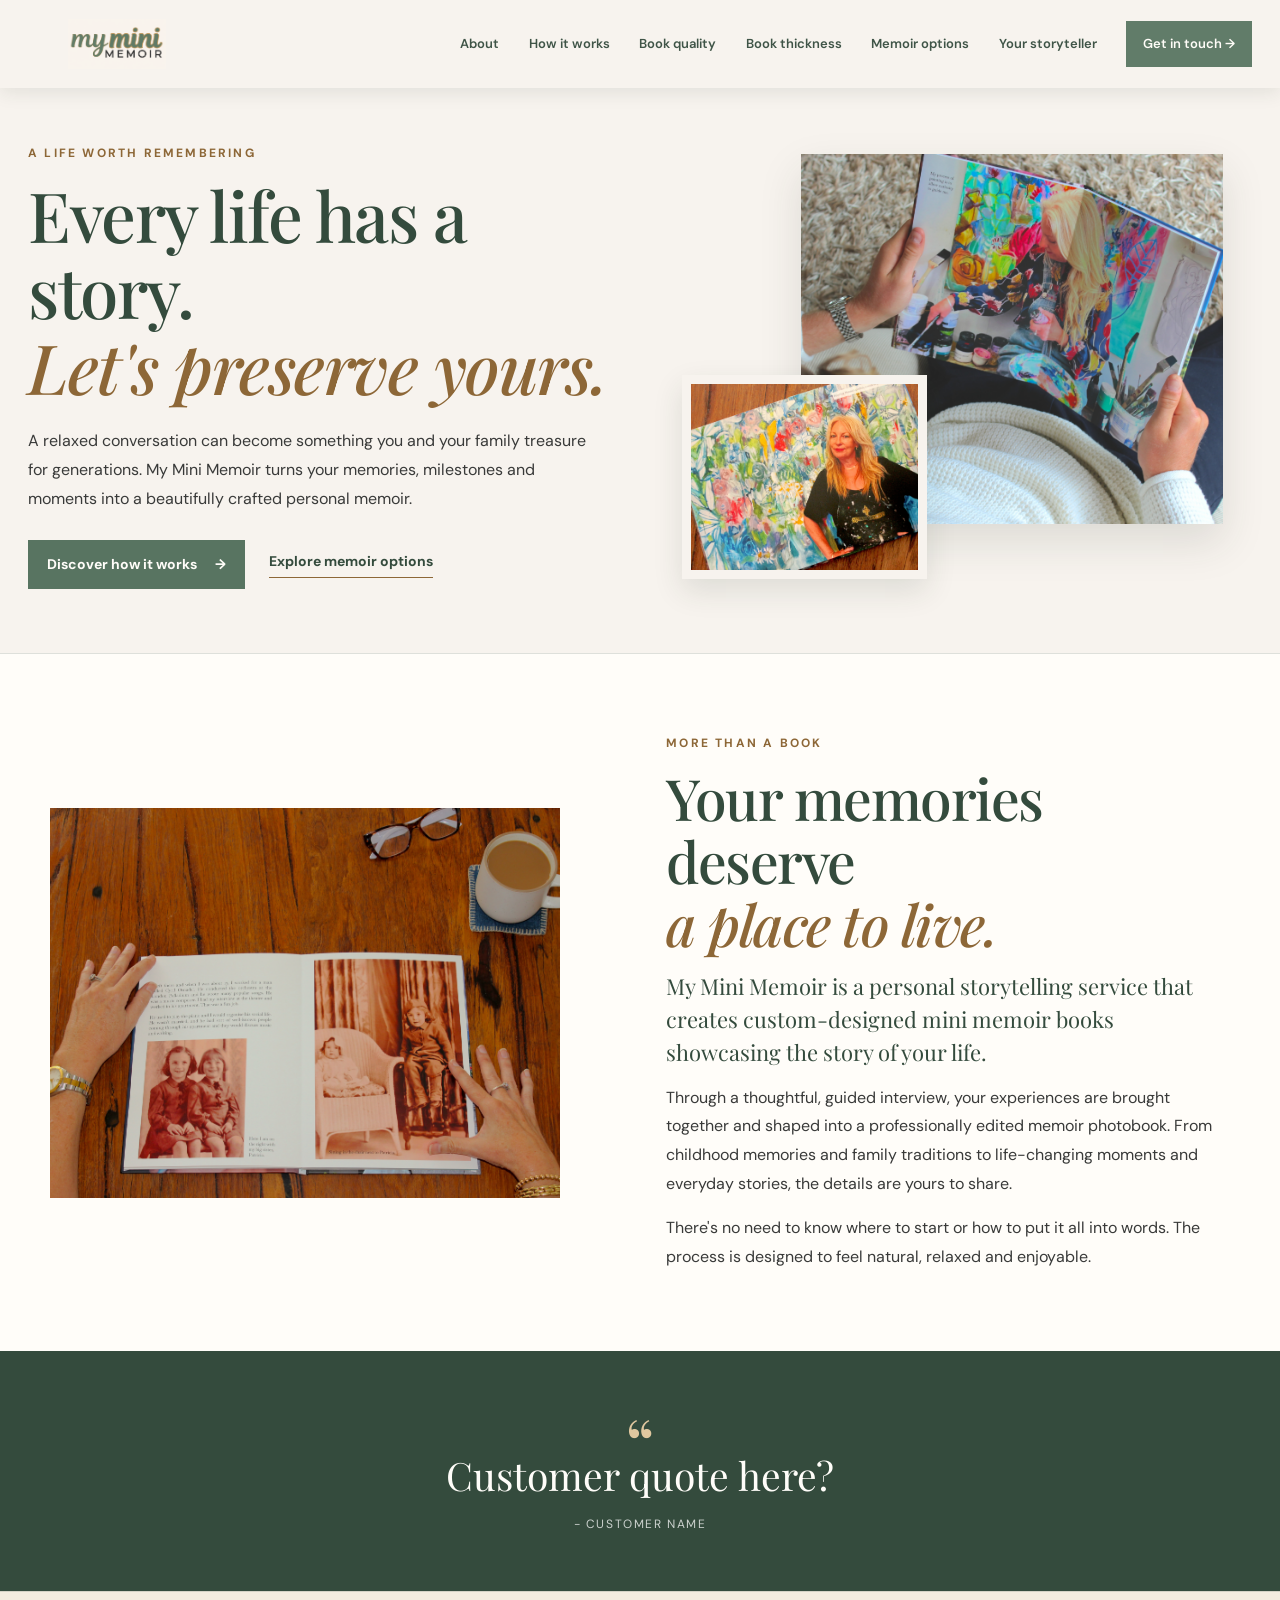
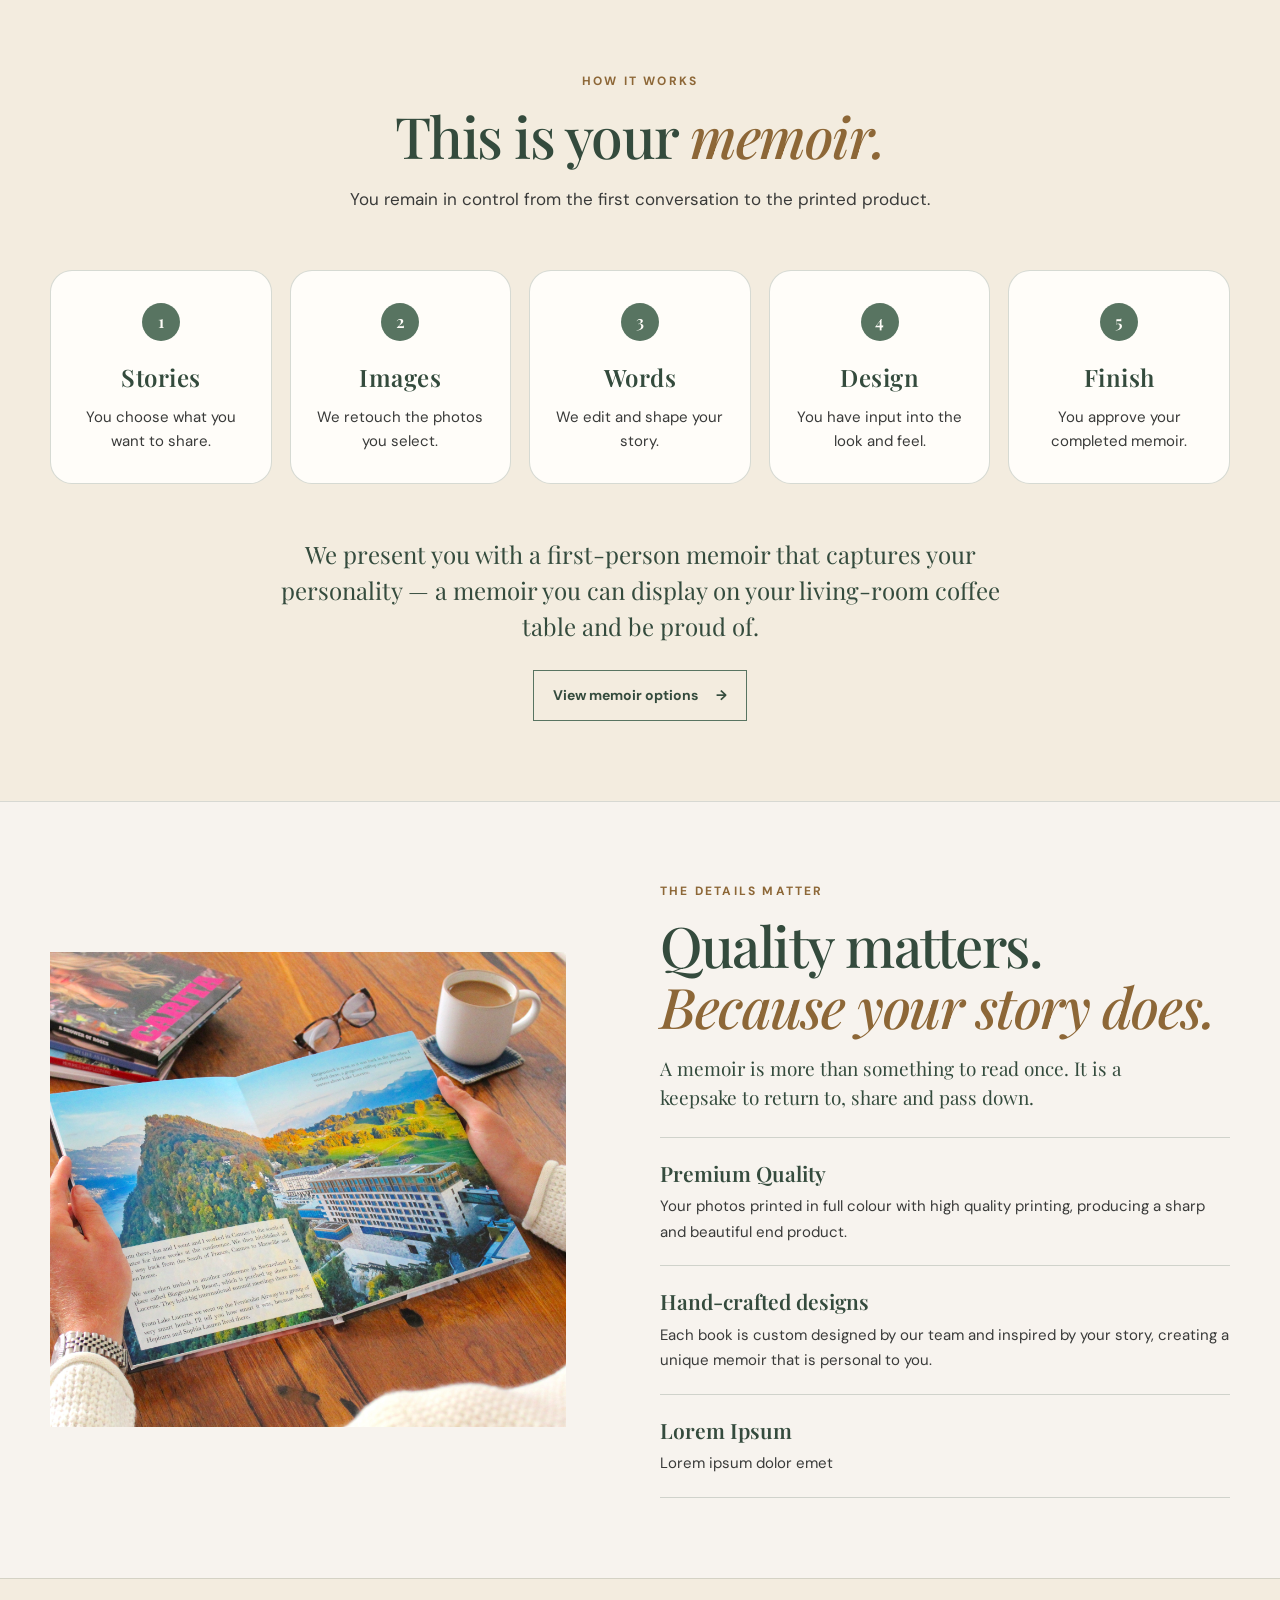
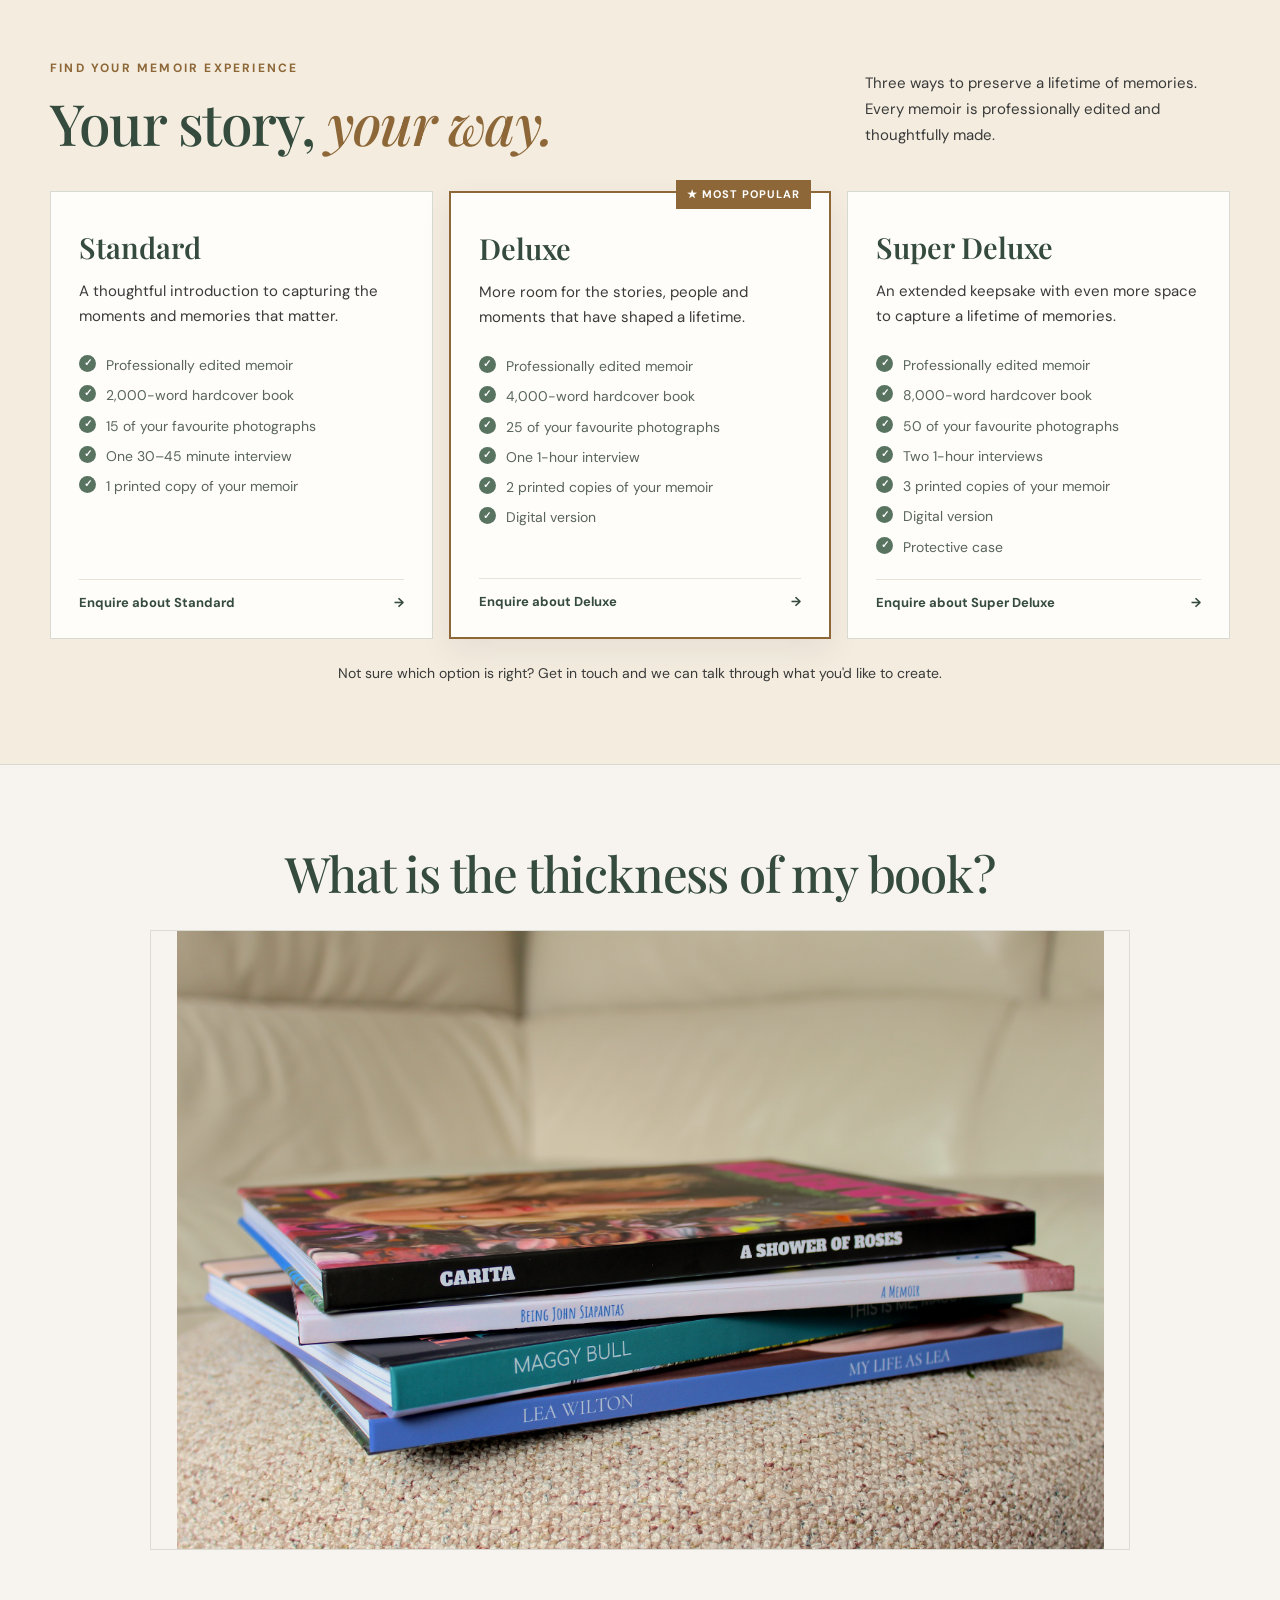
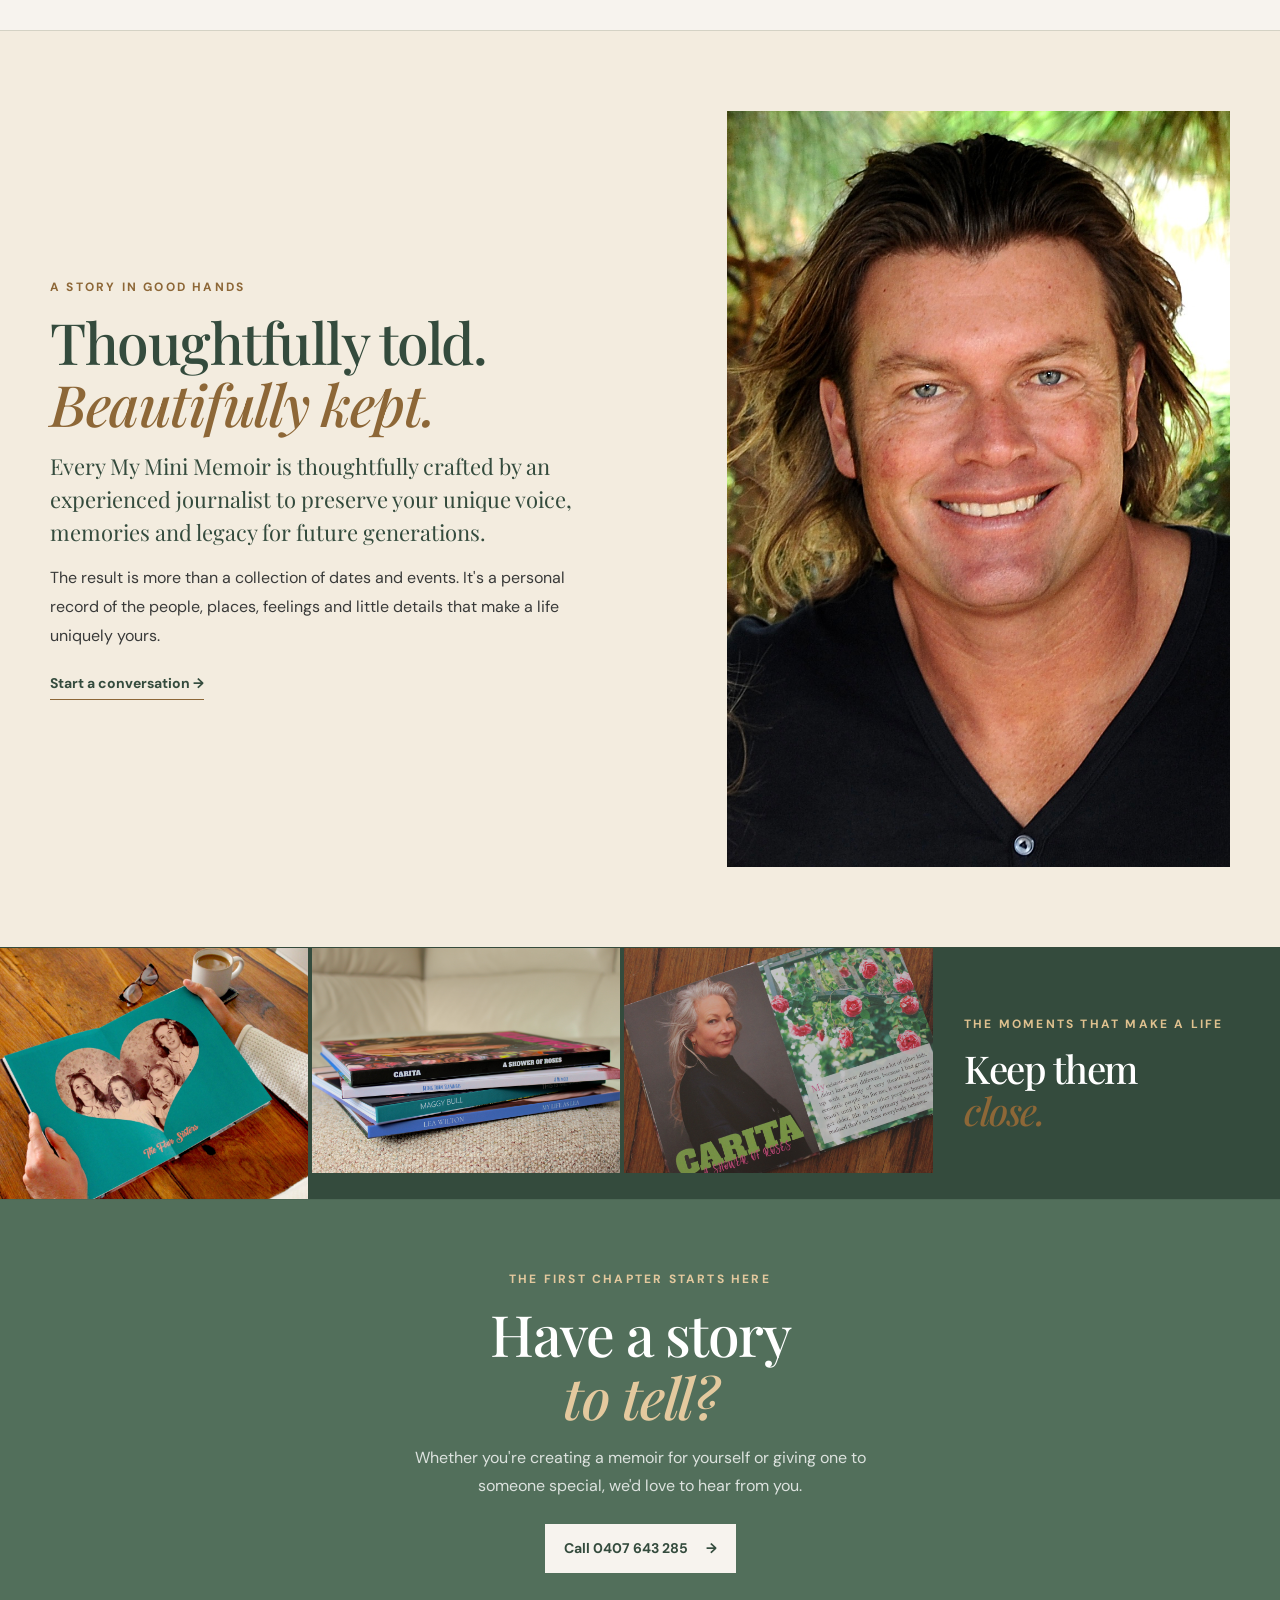
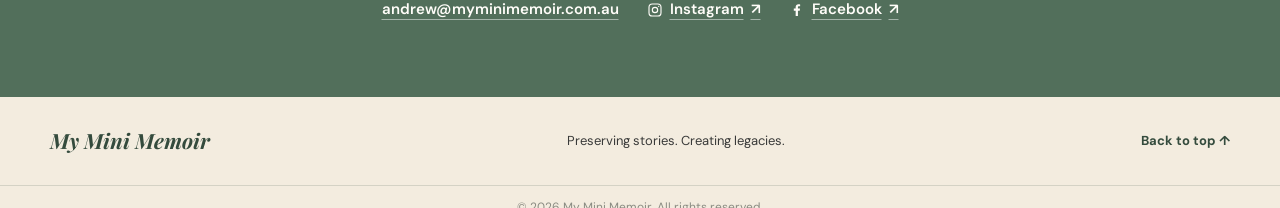
<file: index.html>
<!doctype html>
<html lang="en">
  <head>
    <meta charset="UTF-8" />
    <meta name="viewport" content="width=device-width, initial-scale=1.0" />
    <meta
      name="description"
      content="My Mini Memoir turns personal interviews, memories and photographs into beautifully crafted memoir books."
    />
    <meta name="theme-color" content="#617c6b" />
    <title>My Mini Memoir | Your Story, Beautifully Preserved</title>
    <link rel="preconnect" href="https://fonts.googleapis.com" />
    <link rel="preconnect" href="https://fonts.gstatic.com" crossorigin />
    <link
      href="https://fonts.googleapis.com/css2?family=DM+Sans:wght@400;500;600;700&family=Playfair+Display:ital,wght@0,500;0,600;0,700;1,500;1,600&display=swap"
      rel="stylesheet"
    />
    <link rel="stylesheet" href="reset.css" />
    <link rel="stylesheet" href="style.css" />
    <script src="script.js" defer></script>
  </head>
  <body>
    <a class="skip-link" href="#main">Skip to content</a>

    <header class="site-header" id="top">
      <div class="header-inner">
        <a class="brand-tile" href="#top" aria-label="My Mini Memoir home">
          <img src="images/my-mini-memoir-logo.png" alt="My Mini Memoir logo" />
        </a>

        <button
          class="menu-toggle"
          type="button"
          aria-expanded="false"
          aria-controls="main-navigation"
          aria-label="Open navigation"
        >
          <span></span><span></span><span></span>
        </button>

        <nav
          class="main-navigation"
          id="main-navigation"
          aria-label="Main navigation"
        >
          <a href="#about">About</a>
          <a href="#how-it-works">How it works</a>
          <a href="#quality">Book quality</a>
          <a href="#book-size">Book thickness</a>
          <a href="#packages">Memoir options</a>
          <a href="#journalist">Your storyteller</a>
          <a href="#contact" class="nav-contact"
            >Get in touch <span aria-hidden="true">→</span></a
          >
        </nav>
      </div>
    </header>

    <main id="main">
      <section class="hero" aria-labelledby="hero-title">
        <div class="hero-copy">
          <p class="eyebrow">A life worth remembering</p>
          <h1 id="hero-title">
            Every life has a story.<br /><em>Let's preserve yours.</em>
          </h1>
          <p class="hero-intro">
            A relaxed conversation can become something you and your family
            treasure for generations. My Mini Memoir turns your memories,
            milestones and moments into a beautifully crafted personal memoir.
          </p>
          <div class="hero-actions">
            <a class="button button-primary" href="#how-it-works"
              >Discover how it works <span aria-hidden="true">→</span></a
            >
            <a class="underlined-link" href="#packages"
              >Explore memoir options</a
            >
          </div>
        </div>
        <div class="hero-photos">
          <!-- Paste an image URL into each src attribute. -->
          <img
            class="photo-slot hero-photo-main"
            src="images/MMM Website 9.JPG"
            alt="A featured My Mini Memoir photograph"
          />
          <img
            class="photo-slot hero-photo-small"
            src="images/MMM Website 5.JPG"
            alt="A detail photograph of a memoir"
          />
        </div>
      </section>

      <section class="about section-shell section-block" id="about">
        <div class="about-image-wrap">
          <img
            class="photo-slot about-photo"
            src="images/MMM Website 11.JPG"
            alt="A personal photograph illustrating the stories behind a memoir"
          />
        </div>
        <div class="about-copy">
          <p class="eyebrow">More than a book</p>
          <h2>Your memories deserve<br /><em>a place to live.</em></h2>
          <p class="lead-copy">
            My Mini Memoir is a personal storytelling service that creates
            custom-designed mini memoir books showcasing the story of your life.
          </p>
          <p>
            Through a thoughtful, guided interview, your experiences are brought
            together and shaped into a professionally edited memoir photobook.
            From childhood memories and family traditions to life-changing
            moments and everyday stories, the details are yours to share.
          </p>
          <p>
            There's no need to know where to start or how to put it all into
            words. The process is designed to feel natural, relaxed and
            enjoyable.
          </p>
        </div>
      </section>

      <section class="quote-band">
        <p class="quote-mark" aria-hidden="true">“</p>
        <blockquote>Customer quote here?</blockquote>
        <p class="quote-caption">- Customer name</p>
      </section>

      <section class="process section-shell section-block" id="how-it-works">
        <div class="process-heading">
          <p class="eyebrow">How it works</p>
          <h2>This is your <em>memoir.</em></h2>
          <p class="process-subheading">
            You remain in control from the first conversation to the printed
            product.
          </p>
        </div>
        <ol class="process-steps">
          <li class="process-step">
            <span class="step-number" aria-hidden="true">1</span>
            <h3>Stories</h3>
            <p>You choose what you want to share.</p>
          </li>
          <li class="process-step">
            <span class="step-number" aria-hidden="true">2</span>
            <h3>Images</h3>
            <p>We retouch the photos you select.</p>
          </li>
          <li class="process-step">
            <span class="step-number" aria-hidden="true">3</span>
            <h3>Words</h3>
            <p>We edit and shape your story.</p>
          </li>
          <li class="process-step">
            <span class="step-number" aria-hidden="true">4</span>
            <h3>Design</h3>
            <p>You have input into the look and feel.</p>
          </li>
          <li class="process-step">
            <span class="step-number" aria-hidden="true">5</span>
            <h3>Finish</h3>
            <p>You approve your completed memoir.</p>
          </li>
        </ol>
        <div class="process-closing">
          <p>
            We present you with a first-person memoir that captures your
            personality &mdash; a memoir you can display on your living-room
            coffee table and be proud of.
          </p>
          <a class="button button-outline" href="#packages"
            >View memoir options <span aria-hidden="true">→</span></a
          >
        </div>
      </section>

      <section class="quality-section section-block" id="quality">
        <div class="section-shell quality-layout">
          <div class="quality-photo-wrap">
            <img
              class="photo-slot quality-photo"
              src="images/MMM Website 4.jpg"
              alt="Close-up photograph of a finished memoir book"
            />
          </div>
          <div class="quality-copy">
            <p class="eyebrow">The details matter</p>
            <h2>Quality matters.<br /><em>Because your story does.</em></h2>
            <p class="quality-lead">
              A memoir is more than something to read once. It is a keepsake to
              return to, share and pass down.
            </p>
            <div class="quality-points">
              <article>
                <h3>Premium Quality</h3>
                <p>
                  Your photos printed in full colour with high quality printing,
                  producing a sharp and beautiful end product.
                </p>
              </article>
              <article>
                <h3>Hand-crafted designs</h3>
                <p>
                  Each book is custom designed by our team and inspired by your
                  story, creating a unique memoir that is personal to you.
                </p>
              </article>
              <article>
                <h3>Lorem Ipsum</h3>
                <p>Lorem ipsum dolor emet</p>
              </article>
            </div>
          </div>
        </div>
      </section>

      <section class="packages section-block" id="packages">
        <div class="section-shell">
          <div class="section-heading-row packages-heading">
            <div>
              <p class="eyebrow">Find your memoir experience</p>
              <h2>Your story, <em>your way.</em></h2>
            </div>
            <p class="heading-aside">
              Three ways to preserve a lifetime of memories. Every memoir is
              professionally edited and thoughtfully made.
            </p>
          </div>
          <div class="package-grid">
            <article class="package-card">
              <h3>Standard</h3>
              <p class="package-description">
                A thoughtful introduction to capturing the moments and memories
                that matter.
              </p>
              <ul>
                <li>Professionally edited memoir</li>
                <li>2,000-word hardcover book</li>
                <li>15 of your favourite photographs</li>
                <li>One 30–45 minute interview</li>
                <li>1 printed copy of your memoir</li>
              </ul>
              <a class="package-link" href="#contact"
                >Enquire about Standard <span>→</span></a
              >
            </article>
            <article class="package-card package-card-featured">
              <div class="popular-label">★ Most popular</div>
              <h3>Deluxe</h3>
              <p class="package-description">
                More room for the stories, people and moments that have shaped a
                lifetime.
              </p>
              <ul>
                <li>Professionally edited memoir</li>
                <li>4,000-word hardcover book</li>
                <li>25 of your favourite photographs</li>
                <li>One 1-hour interview</li>
                <li>2 printed copies of your memoir</li>
                <li>Digital version</li>
              </ul>
              <a class="package-link" href="#contact"
                >Enquire about Deluxe <span>→</span></a
              >
            </article>
            <article class="package-card">
              <h3>Super Deluxe</h3>
              <p class="package-description">
                An extended keepsake with even more space to capture a lifetime
                of memories.
              </p>
              <ul>
                <li>Professionally edited memoir</li>
                <li>8,000-word hardcover book</li>
                <li>50 of your favourite photographs</li>
                <li>Two 1-hour interviews</li>
                <li>3 printed copies of your memoir</li>
                <li>Digital version</li>
                <li>Protective case</li>
              </ul>
              <a class="package-link" href="#contact"
                >Enquire about Super Deluxe <span>→</span></a
              >
            </article>
          </div>
          <p class="package-note">
            Not sure which option is right? Get in touch and we can talk through
            what you'd like to create.
          </p>
        </div>
      </section>

      <section class="thickness-section section-block" id="book-size">
        <div class="section-shell thickness-inner">
          <h2>What is the thickness of my book?</h2>
          <!-- Paste the URL of your book-thickness photograph into src. -->
          <img
            class="thickness-image"
            src="images/MMM Website 2.JPG"
            alt="The thickness of a My Mini Memoir book"
          />
        </div>
      </section>

      <section class="journalist section-shell section-block" id="journalist">
        <div class="journalist-copy">
          <p class="eyebrow">A story in good hands</p>
          <h2>Thoughtfully told.<br /><em>Beautifully kept.</em></h2>
          <p class="lead-copy">
            Every My Mini Memoir is thoughtfully crafted by an experienced
            journalist to preserve your unique voice, memories and legacy for
            future generations.
          </p>
          <p>
            The result is more than a collection of dates and events. It's a
            personal record of the people, places, feelings and little details
            that make a life uniquely yours.
          </p>
          <a class="inline-link" href="#contact"
            >Start a conversation <span aria-hidden="true">→</span></a
          >
        </div>
        <div class="journalist-visual">
          <img
            class="photo-slot journalist-photo"
            src="images/Andrew Professional Shot.jpg"
            alt="Portrait of the My Mini Memoir storyteller"
          />
        </div>
      </section>

      <section class="memory-strip">
        <!-- Paste an image URL into each src attribute. -->
        <img
          class="photo-slot gallery-photo"
          src="images/MMM Website 3.jpg"
          alt="A family photograph from a memoir"
        />
        <img
          class="photo-slot gallery-photo"
          src="images/MMM Website 2.JPG"
          alt="A meaningful moment captured in a memoir"
        />
        <img
          class="photo-slot gallery-photo"
          src="images/MMM Website 6.JPG"
          alt="A photograph representing a treasured memory"
        />
        <div class="memory-strip-copy">
          <p class="eyebrow">The moments that make a life</p>
          <h2>Keep them<br /><em>close.</em></h2>
        </div>
      </section>

      <section class="contact-section" id="contact">
        <div class="contact-inner section-shell">
          <p class="eyebrow">The first chapter starts here</p>
          <h2>Have a story<br /><em>to tell?</em></h2>
          <p>
            Whether you're creating a memoir for yourself or giving one to
            someone special, we'd love to hear from you.
          </p>
          <a class="button button-light" href="tel:0407643285"
            >Call 0407 643 285 <span aria-hidden="true">→</span></a
          >
          <div class="contact-links" aria-label="Contact and social links">
            <a href="mailto:andrew@myminimemoir.com.au"
              >andrew@myminimemoir.com.au</a
            >
            <a
              href="https://www.instagram.com/myminimemoir_/"
              target="_blank"
              rel="noopener noreferrer"
              aria-label="Instagram — opens in a new tab"
            >
              <svg
                class="social-icon"
                viewBox="0 0 24 24"
                aria-hidden="true"
                focusable="false"
              >
                <rect x="3" y="3" width="18" height="18" rx="5" />
                <circle cx="12" cy="12" r="4" />
                <circle class="social-icon-dot" cx="17.5" cy="6.5" r="1" />
              </svg>
              Instagram <span aria-hidden="true">↗</span>
            </a>
            <a
              href="https://www.facebook.com/profile.php?id=61592778321544"
              target="_blank"
              rel="noopener noreferrer"
              aria-label="Facebook — opens in a new tab"
            >
              <svg
                class="social-icon facebook-icon"
                viewBox="0 0 24 24"
                aria-hidden="true"
                focusable="false"
              >
                <path
                  d="M13.4 21v-8h2.7l.4-3.1h-3.1v-2c0-.9.3-1.5 1.6-1.5h1.7V3.6c-.3 0-1.3-.1-2.5-.1-2.5 0-4.2 1.5-4.2 4.3v2.1H7.2V13H10v8h3.4z"
                />
              </svg>
              Facebook <span aria-hidden="true">↗</span>
            </a>
          </div>
        </div>
      </section>
    </main>

    <footer class="site-footer">
      <div class="footer-inner section-shell">
        <a class="footer-brand" href="#top">My Mini Memoir</a>
        <p>Preserving stories. Creating legacies.</p>
        <a
          href="#top"
          class="back-to-top"
          aria-label="Back to the top of the page"
          >Back to top ↑</a
        >
      </div>
      <div class="copyright">
        © <span id="current-year"></span> My Mini Memoir. All rights reserved.
      </div>
    </footer>
  </body>
</html>
</file>
<file: style.css>
:root {
  --cream: #f7f3ee;
  --cream-deep: #f3ecdf;
  --line: rgba(52, 75, 61, 0.16);
  --gutter: 36px;
  --sage: #587461;
  --sage-dark: #344b3d;
  --gold: #8d6737;
  --gold-soft: #c9a56d;
  --ink: #28362f;
  --muted: #393a39;
  --white: #fffdf9;
  --serif: "Playfair Display", Georgia, serif;
  --sans: "DM Sans", Arial, sans-serif;
  --content-width: 1180px;
}

html {
  scroll-behavior: smooth;
  scroll-padding-top: 100px;
}
body {
  background: var(--cream);
  color: var(--ink);
  font-family: var(--sans);
  font-size: 15px;
}
a {
  text-decoration: none;
}
.section-shell {
  width: min(var(--content-width), calc(100% - 72px));
  margin-inline: auto;
}
.section-block {
  padding-block: 78px;
}
.skip-link {
  position: absolute;
  left: 16px;
  top: -60px;
  z-index: 1000;
  padding: 12px 16px;
  background: var(--white);
  color: var(--ink);
}
.skip-link:focus {
  top: 16px;
}

/* Sticky green navigation. The logo sits on its own cream tile so your cream-background PNG still fits. */
.site-header {
  position: sticky;
  top: 0;
  z-index: 100;
  background: var(--cream);
  box-shadow: 0 4px 18px rgba(37, 55, 43, 0.1);
  transition: box-shadow 0.25s ease;
}
.header-inner {
  width: min(1360px, calc(100% - 56px));
  min-height: 88px;
  margin-inline: auto;
  display: flex;
  align-items: center;
  justify-content: space-between;
  gap: 30px;
  transition: min-height 0.25s ease;
}
.site-header.is-scrolled {
  box-shadow: 0 7px 22px rgba(37, 55, 43, 0.17);
}
.site-header.is-scrolled .header-inner {
  min-height: 68px;
}
.brand-tile {
  width: 178px;
  height: 64px;
  display: grid;
  place-items: center;
  flex-shrink: 0;
  background: var(--cream);
  transition:
    width 0.25s ease,
    height 0.25s ease;
}
.brand-tile img {
  display: block;
  width: 100%;
  max-height: 50px;
  object-fit: contain;
}
.site-header.is-scrolled .brand-tile {
  width: 158px;
  height: 54px;
}
.main-navigation {
  display: flex;
  align-items: center;
  gap: clamp(17px, 2.3vw, 34px);
  color: var(--sage-dark);
  font-size: 12px;
  font-weight: 600;
}
.main-navigation a {
  opacity: 0.94;
  transition:
    opacity 0.2s ease,
    color 0.2s ease;
}
.main-navigation a:hover {
  color: var(--sage);
  opacity: 1;
}
.main-navigation .nav-contact {
  padding: 12px 16px;
  border: 1px solid rgba(255, 255, 255, 0.7);
}
.menu-toggle {
  display: none;
}

.hero {
  width: min(1360px, calc(100% - 56px));
  min-height: 570px;
  margin-inline: auto;
  display: grid;
  grid-template-columns: 1.03fr 0.97fr;
  align-items: center;
  gap: 48px;
  padding-block: 54px 58px;
}
.hero-copy {
  max-width: 650px;
}
.eyebrow {
  margin-bottom: 14px;
  color: var(--gold);
  font-size: 10px;
  font-weight: 700;
  letter-spacing: 2.2px;
  text-transform: uppercase;
}
h1,
h2 {
  color: var(--sage-dark);
  font-family: var(--serif);
  font-weight: 500;
  letter-spacing: -1.5px;
  line-height: 1.1;
}
.hero h1 {
  font-size: clamp(48px, 5.4vw, 72px);
}
h1 em,
h2 em {
  color: var(--gold);
  font-weight: 500;
}
.hero-intro {
  max-width: 560px;
  margin-top: 23px;
  color: var(--muted);
  font-size: 14px;
  line-height: 1.8;
}
.hero-actions {
  display: flex;
  align-items: center;
  gap: 24px;
  flex-wrap: wrap;
  margin-top: 27px;
}
.button {
  display: inline-flex;
  justify-content: center;
  align-items: center;
  gap: 18px;
  padding: 14px 19px;
  font-size: 11px;
  font-weight: 700;
  transition:
    transform 0.2s ease,
    background 0.2s ease;
}
.button:hover {
  transform: translateY(-2px);
}
.button-primary {
  background: var(--sage);
  color: var(--white);
}
.button-primary:hover {
  background: var(--sage-dark);
}
.underlined-link,
.inline-link {
  color: var(--sage-dark);
  font-size: 11px;
  font-weight: 700;
  border-bottom: 1px solid var(--gold);
  padding-bottom: 5px;
}
.hero-photos {
  min-height: 425px;
  position: relative;
}
.photo-slot {
  display: block;
  overflow: hidden;
  width: 100%;
  object-fit: cover;
  object-position: center;
}
.hero-photo-main {
  position: absolute;
  top: 0;
  right: 5%;
  width: 74%;
  height: 87%;
  box-shadow: 0 18px 40px rgba(45, 56, 45, 0.13);
}
.hero-photo-small {
  position: absolute;
  bottom: 0;
  left: 0;
  width: 43%;
  height: 48%;
  border: 9px solid var(--cream);
  box-shadow: 0 12px 28px rgba(45, 56, 45, 0.12);
  background: linear-gradient(140deg, #c7b49b, #e8dfd1 50%, #9aa58f);
}

.about {
  display: grid;
  grid-template-columns: 0.95fr 1.05fr;
  align-items: center;
  gap: 9%;
}
.about-image-wrap {
  position: relative;
  padding: 0 25px 25px 0;
}
.about-photo {
  min-height: 390px;
  background: linear-gradient(145deg, #a8ad98, #d6c5ad 52%, #788c79);
}
.about-copy h2,
.section-heading-row h2,
.journalist h2,
.contact-section h2 {
  font-size: clamp(39px, 4.5vw, 57px);
}
.about-copy p:not(.eyebrow),
.journalist-copy p:not(.eyebrow) {
  margin-top: 15px;
  color: var(--muted);
  font-size: 13px;
  line-height: 1.8;
}
.about-copy .lead-copy,
.journalist-copy .lead-copy {
  color: var(--sage-dark) !important;
  font-family: var(--serif);
  font-size: 21px !important;
  line-height: 1.5 !important;
}
.about-copy .inline-link,
.journalist-copy .inline-link {
  display: inline-block;
  margin-top: 22px;
}
.quote-band {
  padding: 54px 24px 58px;
  background: var(--sage-dark);
  color: var(--white);
  text-align: center;
}
.quote-mark {
  height: 37px;
  color: #e0c79f;
  font-family: var(--serif);
  font-size: 72px;
  line-height: 1;
}
.quote-band blockquote {
  max-width: 790px;
  margin: 8px auto 15px;
  font-family: var(--serif);
  font-size: clamp(25px, 3.5vw, 39px);
  line-height: 1.25;
}
.quote-caption {
  color: rgba(255, 255, 255, 0.75);
  font-size: 9px;
  letter-spacing: 1.6px;
  text-transform: uppercase;
}

.section-heading-row {
  display: flex;
  align-items: end;
  justify-content: space-between;
  gap: 35px;
  margin-bottom: 32px;
}
.heading-aside {
  max-width: 365px;
  padding-bottom: 5px;
  color: var(--muted);
  font-size: 12px;
  line-height: 1.75;
}
.button-outline {
  border: 1px solid var(--sage);
  color: var(--sage-dark);
  font-family: var(--sans);
  font-style: normal;
}
.button-outline:hover {
  background: var(--sage);
  color: white;
}

.packages {
  background: var(--cream-deep);
}
.packages-heading {
  margin-bottom: 38px;
}
.package-grid {
  display: grid;
  grid-template-columns: repeat(3, 1fr);
  align-items: stretch;
  gap: 16px;
}
.package-card {
  position: relative;
  display: flex;
  flex-direction: column;
  padding: 27px 25px 23px;
  background: var(--white);
  border: 1px solid rgba(52, 75, 61, 0.2);
}
.package-card-featured {
  border: 2px solid var(--gold);
  box-shadow: 0 12px 28px rgba(83, 78, 62, 0.08);
}
.popular-label {
  position: absolute;
  top: -13px;
  right: 18px;
  padding: 6px 11px;
  background: var(--gold);
  color: white;
  font-size: 8px;
  font-weight: 700;
  letter-spacing: 1px;
  text-transform: uppercase;
}
.package-card h3 {
  color: var(--sage-dark);
  font-family: var(--serif);
  font-size: 29px;
  font-weight: 600;
}
.package-description {
  min-height: 58px;
  margin-top: 9px;
  color: var(--muted);
  font-size: 11px;
  line-height: 1.65;
}
.package-card ul {
  display: grid;
  gap: 10px;
  margin: 18px 0 22px;
  list-style: none;
}
.package-card li {
  position: relative;
  padding-left: 21px;
  color: #58645c;
  font-size: 10px;
  line-height: 1.45;
}
.package-card li::before {
  position: absolute;
  left: 0;
  top: 0;
  display: grid;
  place-items: center;
  width: 14px;
  height: 14px;
  border-radius: 50%;
  background: var(--sage);
  color: white;
  content: "✓";
  font-size: 8px;
  font-weight: 700;
}
.package-link {
  display: flex;
  justify-content: space-between;
  gap: 10px;
  margin-top: auto;
  padding-top: 13px;
  border-top: 1px solid #e8e1d7;
  color: var(--sage-dark);
  font-size: 9px;
  font-weight: 700;
}
.package-note {
  margin-top: 24px;
  color: var(--muted);
  font-size: 11px;
  text-align: center;
}

.journalist {
  display: grid;
  grid-template-columns: 1fr 0.9fr;
  align-items: center;
  gap: 10%;
}
.journalist-visual {
  position: relative;
  padding: 0 0 25px 25px;
}
.journalist-photo {
  min-height: 420px;
  background: linear-gradient(145deg, #8e9d88, #d2c0a8 55%, #a2a28c);
}
.memory-strip {
  display: grid;
  grid-template-columns: 1fr 1fr 1fr 1.1fr;
  min-height: 225px;
  background: var(--sage-dark);
}
.gallery-photo {
  min-height: 225px;
  border-right: 4px solid var(--sage-dark);
  background: linear-gradient(135deg, #b8aa95, #e1d5c4 50%, #7d907d);
}
.gallery-photo:nth-child(2) {
  background: linear-gradient(135deg, #7c8c79, #d6c4aa 55%, #b6a18a);
}
.gallery-photo:nth-child(3) {
  background: linear-gradient(135deg, #d7c7b2, #a1a58e 55%, #788b7a);
}
.memory-strip-copy {
  display: flex;
  flex-direction: column;
  justify-content: center;
  padding: 25px 8%;
  color: white;
}
.memory-strip-copy .eyebrow {
  color: #dfc18f;
  font-size: 8px;
}
.memory-strip-copy h2 {
  color: white;
  font-size: clamp(30px, 3vw, 42px);
}
.contact-section {
  padding: 70px 0 76px;
  background: #526f5b;
  color: white;
  text-align: center;
}
.contact-inner {
  max-width: 700px;
}
.contact-section .eyebrow {
  color: #e4c99e;
}
.contact-section h2 {
  color: white;
}
.contact-section h2 em {
  color: #e4c99e;
}
.contact-section .contact-inner > p:not(.eyebrow):not(.contact-small) {
  max-width: 490px;
  margin: 17px auto 24px;
  color: rgba(255, 255, 255, 0.8);
  line-height: 1.75;
  font-size: 13px;
}
.button-light {
  background: var(--cream);
  color: var(--sage-dark);
}
.button-light:hover {
  background: white;
}

.contact-links {
  display: flex;
  flex-wrap: wrap;
  justify-content: center;
  gap: 12px 28px;
  margin: 25px auto 0;
}
.contact-links a {
  color: #fffdf9;
  display: inline-flex;
  align-items: center;
  gap: 7px;
  font-size: 12px;
  font-weight: 600;
  text-decoration: underline;
  text-decoration-color: rgba(255, 255, 255, 0.48);
  text-underline-offset: 5px;
  transition:
    color 0.2s ease,
    text-decoration-color 0.2s ease;
}
.contact-links a:hover,
.contact-links a:focus-visible {
  color: #f1d9b5;
  text-decoration-color: currentColor;
}
.social-icon {
  width: 16px;
  height: 16px;
  flex: 0 0 16px;
  fill: none;
  stroke: currentColor;
  stroke-width: 1.7;
  stroke-linecap: round;
  stroke-linejoin: round;
}
.social-icon-dot {
  fill: currentColor;
  stroke: none;
}
.facebook-icon {
  fill: currentColor;
  stroke: none;
}
.back-to-top {
  cursor: pointer;
}

.site-footer {
  background: var(--cream-deep);
}
.footer-inner {
  min-height: 88px;
  display: flex;
  align-items: center;
  justify-content: space-between;
  gap: 25px;
}
.footer-brand {
  color: var(--sage-dark);
  font-family: var(--serif);
  font-size: 21px;
  font-style: italic;
  font-weight: 700;
}
.footer-inner > p,
.back-to-top {
  color: var(--muted);
  font-size: 10px;
}
.back-to-top {
  color: var(--sage-dark);
  font-weight: 700;
}
.copyright {
  padding: 12px 24px;
  border-top: 1px solid rgba(52, 75, 61, 0.16);
  color: #8a8b82;
  font-size: 9px;
  text-align: center;
}

@media (max-width: 900px) {
  .header-inner {
    width: calc(100% - 36px);
    gap: 18px;
  }
  .main-navigation {
    gap: 15px;
    font-size: 10px;
  }
  .brand-tile {
    width: 150px;
    height: 58px;
  }
  .hero {
    gap: 25px;
  }
  .hero-photos {
    min-height: 370px;
  }
  .package-card {
    padding-inline: 18px;
  }
  .package-card h3 {
    font-size: 25px;
  }
}
@media (max-width: 700px) {
  html {
    scroll-padding-top: 78px;
  }
  .section-shell {
    width: min(100% - 38px, var(--content-width));
  }
  .section-block {
    padding-block: 58px;
  }
  .header-inner {
    width: calc(100% - 30px);
    min-height: 72px;
  }
  .site-header.is-scrolled .header-inner {
    min-height: 62px;
  }
  .brand-tile {
    width: 146px;
    height: 54px;
  }
  .site-header.is-scrolled .brand-tile {
    width: 135px;
    height: 48px;
  }
  .menu-toggle {
    width: 42px;
    height: 42px;
    display: flex;
    flex-direction: column;
    justify-content: center;
    gap: 6px;
    padding: 9px;
    border: 1px solid rgba(255, 255, 255, 0.65);
    background: transparent;
  }
  .menu-toggle span {
    height: 1px;
    width: 100%;
    background: white;
  }
  .main-navigation {
    position: absolute;
    top: 100%;
    left: 0;
    right: 0;
    display: none;
    align-items: stretch;
    gap: 0;
    padding: 8px 20px 18px;
    background: var(--sage-dark);
  }
  .main-navigation.is-open {
    display: flex;
    flex-direction: column;
  }
  .main-navigation a {
    padding: 13px 4px;
    border-bottom: 1px solid rgba(255, 255, 255, 0.15);
    font-size: 12px;
  }
  .main-navigation .nav-contact {
    margin-top: 12px;
    padding: 13px;
    text-align: center;
    border: 1px solid rgba(255, 255, 255, 0.6);
  }
  .hero {
    width: calc(100% - 38px);
    display: flex;
    flex-direction: column;
    align-items: stretch;
    gap: 28px;
    padding-block: 54px 40px;
  }
  .hero h1 {
    font-size: clamp(43px, 11vw, 60px);
  }
  .hero-intro {
    margin-top: 18px;
    font-size: 13px;
  }
  .hero-photos {
    width: min(100%, 480px);
    min-height: 340px;
    align-self: center;
  }
  .about,
  .journalist {
    grid-template-columns: 1fr;
    gap: 30px;
  }
  .about-photo {
    min-height: 300px;
  }
  .about-copy h2,
  .section-heading-row h2,
  .journalist h2,
  .contact-section h2 {
    font-size: 43px;
  }
  .quote-band {
    padding-block: 43px 48px;
  }
  .section-heading-row {
    display: block;
    margin-bottom: 24px;
  }
  .heading-aside {
    margin-top: 13px;
  }
  .package-grid {
    grid-template-columns: 1fr;
    gap: 15px;
  }
  .package-card {
    padding: 25px 23px 21px;
  }
  .package-card h3 {
    font-size: 29px;
  }
  .package-description {
    min-height: 0;
  }
  .package-card-featured {
    margin-block: 5px;
  }
  .journalist-photo {
    min-height: 340px;
  }
  .memory-strip {
    grid-template-columns: 1fr 1fr;
  }
  .gallery-photo {
    min-height: 155px;
  }
  .memory-strip-copy {
    min-height: 155px;
    padding: 20px;
  }
  .contact-section {
    padding-block: 58px;
  }
  .footer-inner {
    min-height: 125px;
    flex-wrap: wrap;
    justify-content: space-between;
    gap: 12px;
    padding-block: 22px;
  }
  .footer-inner > p {
    order: 3;
    width: 100%;
  }
}
@media (prefers-reduced-motion: reduce) {
  html {
    scroll-behavior: auto;
  }
  *,
  *::before,
  *::after {
    transition-duration: 0.01ms !important;
    animation-duration: 0.01ms !important;
  }
}

/* Quality section inspired by Souvence's product-quality storytelling layout. */
.quality-section {
  background: var(--cream-deep);
}
.quality-layout {
  display: grid;
  grid-template-columns: 0.95fr 1.05fr;
  align-items: center;
  gap: 8%;
}
.quality-photo-wrap {
  position: relative;
  padding: 0 22px 24px 0;
}
.quality-photo {
  min-height: 475px;
  background: linear-gradient(145deg, #b9aa94, #e0d5c5 48%, #788b78);
}
.quality-copy h2,
.thickness-heading h2 {
  color: var(--sage-dark);
  font-family: var(--serif);
  font-size: clamp(38px, 4.4vw, 56px);
  font-weight: 500;
  letter-spacing: -1.5px;
  line-height: 1.1;
}
.quality-copy h2 em,
.thickness-heading h2 em {
  color: var(--gold);
}
.quality-lead {
  max-width: 540px;
  margin-top: 17px;
  color: var(--sage-dark);
  font-family: var(--serif);
  font-size: 19px;
  line-height: 1.55;
}
.quality-points {
  margin-top: 24px;
  border-top: 1px solid rgba(52, 75, 61, 0.2);
}
.quality-points article {
  display: grid;
  grid-template-columns: 40px 1fr;
  gap: 14px;
  padding: 16px 0;
  border-bottom: 1px solid rgba(52, 75, 61, 0.2);
}
.quality-points h3 {
  margin-bottom: 5px;
  color: var(--sage-dark);
  font-family: var(--serif);
  font-size: 19px;
  font-weight: 600;
}
.quality-points p {
  color: var(--muted);
  font-size: 11px;
  line-height: 1.7;
}
.thickness-section {
  background: var(--cream);
}
.thickness-heading {
  max-width: 650px;
  margin: 0 auto 34px;
  text-align: center;
}
.thickness-heading > p:last-child {
  max-width: 570px;
  margin: 15px auto 0;
  color: var(--muted);
  font-size: 12px;
  line-height: 1.8;
}
.thickness-grid {
  display: grid;
  grid-template-columns: repeat(3, 1fr);
  gap: 17px;
  align-items: stretch;
}
.thickness-card {
  position: relative;
  padding: 14px 14px 22px;
  background: var(--white);
  border: 1px solid rgba(52, 75, 61, 0.18);
}
.thickness-card-featured {
  border: 2px solid var(--gold);
}
.thickness-photo {
  min-height: 235px;
  background: linear-gradient(145deg, #d7c8b4, #aab39f 55%, #7d907d);
}
.thickness-card:nth-child(2) .thickness-photo {
  background: linear-gradient(145deg, #c9b69d, #e7ded0 50%, #9aa48e);
}
.thickness-card:nth-child(3) .thickness-photo {
  background: linear-gradient(145deg, #9aa58f, #d8c6ae 52%, #788875);
}
.thickness-tier {
  margin: 19px 5px 7px;
  color: var(--gold);
  font-size: 9px;
  font-weight: 700;
  letter-spacing: 1.6px;
}
.thickness-card h3 {
  margin: 0 5px 8px;
  color: var(--sage-dark);
  font-family: var(--serif);
  font-size: 23px;
}
.thickness-card > p:last-of-type {
  margin: 0 5px;
  color: var(--muted);
  font-size: 11px;
  line-height: 1.7;
}
.thickness-popular {
  position: absolute;
  top: 24px;
  right: 24px;
  padding: 7px 10px;
  background: var(--gold);
  color: white;
  font-size: 8px;
  font-weight: 700;
  letter-spacing: 1px;
}
.thickness-note {
  margin-top: 20px;
  color: var(--muted);
  font-size: 10px;
  line-height: 1.6;
  text-align: center;
}
@media (max-width: 900px) {
  .main-navigation {
    gap: 12px;
    font-size: 9px;
  }
  .quality-layout {
    gap: 5%;
  }
  .quality-photo {
    min-height: 410px;
  }
}
@media (max-width: 700px) {
  .main-navigation {
    gap: 0;
  }
  .quality-layout {
    grid-template-columns: 1fr;
    gap: 30px;
  }
  .quality-photo {
    min-height: 320px;
  }
  .quality-copy h2,
  .thickness-heading h2 {
    font-size: 43px;
  }
  .thickness-grid {
    grid-template-columns: 1fr;
    gap: 14px;
  }
  .thickness-card {
    display: grid;
    grid-template-columns: 42% 1fr;
    column-gap: 15px;
    align-items: center;
    padding: 12px;
  }
  .thickness-photo {
    grid-row: span 3;
    min-height: 190px;
  }
  .thickness-tier {
    margin: 5px 0 3px;
  }
  .thickness-card h3 {
    margin: 0;
    font-size: 20px;
  }
  .thickness-card > p:last-of-type {
    margin: 5px 0 0;
  }
  .thickness-popular {
    top: 17px;
    right: 17px;
  }
}

/* Single-image book thickness section, placed directly after the memoir options. */
.thickness-section {
  background: var(--cream);
  padding-block: 64px 78px;
}
.thickness-inner {
  display: flex;
  flex-direction: column;
  align-items: center;
  gap: 28px;
}
.thickness-inner h2 {
  max-width: 760px;
  color: var(--sage-dark);
  font-family: var(--serif);
  font-size: clamp(34px, 4vw, 49px);
  font-weight: 500;
  letter-spacing: -1.2px;
  line-height: 1.15;
  text-align: center;
}
.thickness-image {
  display: block;
  width: min(100%, 980px);
  max-height: 620px;
  object-fit: contain;
  object-position: center;
  border: 1px solid rgba(52, 75, 61, 0.14);
}
@media (max-width: 700px) {
  .thickness-section {
    padding-block: 48px 58px;
  }
  .thickness-inner {
    gap: 22px;
  }
  .thickness-inner h2 {
    font-size: 36px;
  }
  .thickness-image {
    max-height: 440px;
  }
}


/* ============================================================
   Refinements: calmer layout, readable text, new How it works
   ============================================================ */

/* Header: the bar is cream, so nav colours need to be dark (they were white). */
.main-navigation .nav-contact {
  border-color: var(--sage);
}
.main-navigation .nav-contact:hover {
  background: var(--sage);
  color: var(--white);
}

/* Photo wraps no longer carry offset labels, so drop the extra padding. */
.about-image-wrap,
.quality-photo-wrap,
.journalist-visual {
  padding: 0;
}

/* More breathing room between sections. */
.section-block {
  padding-block: 96px;
}

/* Readable type sizes (many were 8-11px). */
.eyebrow {
  font-size: 12px;
}
.hero-intro,
.about-copy p:not(.eyebrow),
.journalist-copy p:not(.eyebrow) {
  font-size: 16px;
}
.about-copy .lead-copy,
.journalist-copy .lead-copy {
  font-size: 22px !important;
}
.underlined-link,
.inline-link,
.button {
  font-size: 14px;
}
.heading-aside,
.quality-points p,
.package-description {
  font-size: 15px;
}
.quality-points h3 {
  font-size: 21px;
}
.package-card li {
  font-size: 14px;
  padding-left: 27px;
}
.package-card li::before {
  width: 17px;
  height: 17px;
  font-size: 10px;
}
.package-link {
  font-size: 13px;
}
.package-note {
  font-size: 14px;
}
.popular-label {
  font-size: 11px;
}
.quote-caption {
  font-size: 12px;
}
.memory-strip-copy .eyebrow {
  font-size: 12px;
}
.contact-section .contact-inner > p:not(.eyebrow) {
  font-size: 16px !important;
}
.contact-links a {
  font-size: 15px;
}
.footer-inner > p,
.back-to-top {
  font-size: 13px;
}
.copyright {
  font-size: 12px;
}
.main-navigation {
  font-size: 13px;
}

/* Quality section: one calm column of points, no numbering. */
.quality-points article {
  display: block;
  padding: 20px 0;
}

/* Packages: roomier cards. */
.package-card {
  padding: 34px 28px 26px;
}

/* ---------- How it works ---------- */
.process-heading {
  max-width: 680px;
  margin: 0 auto 56px;
  text-align: center;
}
.process-heading h2 {
  font-size: clamp(39px, 4.5vw, 57px);
}
.process-subheading {
  margin-top: 18px;
  color: var(--muted);
  font-size: 17px;
  line-height: 1.7;
}
.process-steps {
  display: grid;
  grid-template-columns: repeat(5, 1fr);
  gap: 18px;
  padding: 0;
  list-style: none;
}
.process-step {
  display: flex;
  flex-direction: column;
  align-items: center;
  padding: 32px 18px 30px;
  background: var(--white);
  border: 1px solid rgba(52, 75, 61, 0.2);
  border-radius: 22px;
  text-align: center;
}
.step-number {
  display: grid;
  place-items: center;
  width: 38px;
  height: 38px;
  margin-bottom: 18px;
  border-radius: 50%;
  background: var(--sage);
  color: var(--white);
  font-family: var(--serif);
  font-size: 17px;
  font-weight: 600;
}
.process-step h3 {
  margin-bottom: 10px;
  color: var(--sage-dark);
  font-family: var(--serif);
  font-size: 24px;
  font-weight: 600;
  letter-spacing: 0.5px;
}
.process-step p {
  color: var(--muted);
  font-size: 15px;
  line-height: 1.6;
}
.process-closing {
  max-width: 720px;
  margin: 52px auto 0;
  text-align: center;
}
.process-closing p {
  margin-bottom: 26px;
  color: var(--sage-dark);
  font-family: var(--serif);
  font-size: clamp(19px, 2.2vw, 24px);
  line-height: 1.5;
}

@media (max-width: 1000px) {
  .process-steps {
    grid-template-columns: repeat(3, 1fr);
  }
}
@media (max-width: 700px) {
  .section-block {
    padding-block: 64px;
  }
  /* The menu button sits on the cream header, so it needs dark lines. */
  .menu-toggle {
    border-color: var(--sage);
  }
  .menu-toggle span {
    background: var(--sage-dark);
  }
  .main-navigation a {
    color: var(--white);
    font-size: 15px;
  }
  .main-navigation .nav-contact:hover {
    background: transparent;
  }
  .process-heading {
    margin-bottom: 36px;
  }
  .process-steps {
    grid-template-columns: 1fr;
    gap: 12px;
  }
  .process-step {
    display: grid;
    grid-template-columns: 38px 1fr;
    column-gap: 16px;
    align-items: center;
    padding: 18px 20px;
    text-align: left;
    border-radius: 16px;
  }
  .step-number {
    grid-row: span 2;
    margin-bottom: 0;
  }
  .process-step h3 {
    margin-bottom: 2px;
    font-size: 21px;
  }
  .process-step p {
    font-size: 14px;
  }
  .process-closing {
    margin-top: 40px;
  }
}


/* ============================================================
   Section separation + tighter flow
   ============================================================ */
/* Full-width sections with centred content, so backgrounds run edge to edge. */
.about.section-shell,
.process.section-shell,
.journalist.section-shell {
  width: auto;
  margin-inline: 0;
  padding-inline: max(var(--gutter), calc((100% - var(--content-width)) / 2));
}
.hero {
  width: auto;
  min-height: 0;
  margin: 0;
  padding: 56px max(28px, calc((100% - 1360px) / 2)) 64px;
}
.section-block { padding-block: 80px; }

/* Background rhythm: no two neighbours match, plus a thin line between all. */
.hero { background: var(--cream); }
.about { background: var(--white); }
.process { background: var(--cream-deep); }
.quality-section { background: var(--cream); }
.packages { background: var(--cream-deep); }
.thickness-section { background: var(--cream); }
.journalist { background: var(--cream-deep); }
main > section + section { border-top: 1px solid var(--line); }

/* Solid contact button in the nav */
.main-navigation .nav-contact {
  background: var(--sage);
  border-color: var(--sage);
  color: var(--white);
}
.main-navigation .nav-contact:hover { background: var(--sage-dark); color: var(--white); }

@media (max-width: 900px) {
}
@media (max-width: 700px) {
  :root { --gutter: 19px; }
  .hero { padding: 40px 19px 44px; }
  .section-block { padding-block: 56px; }
}
</file>
